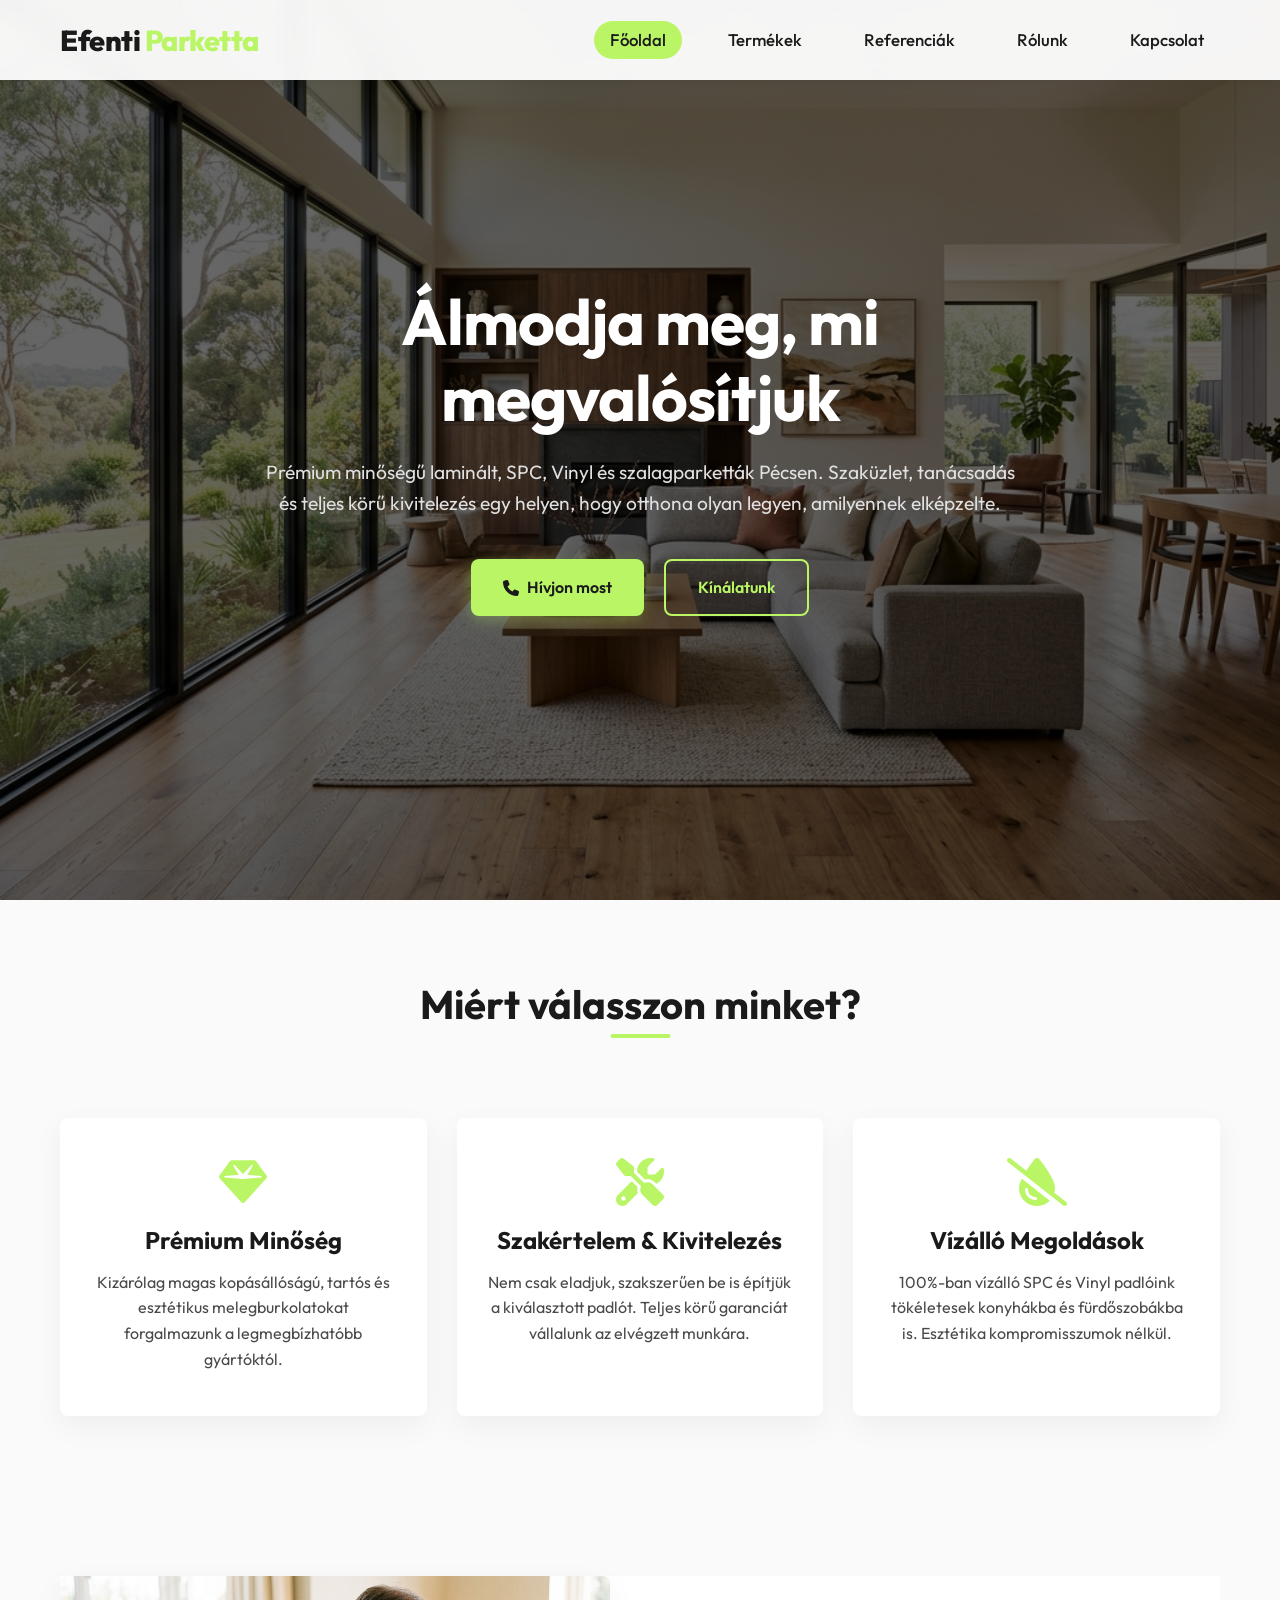
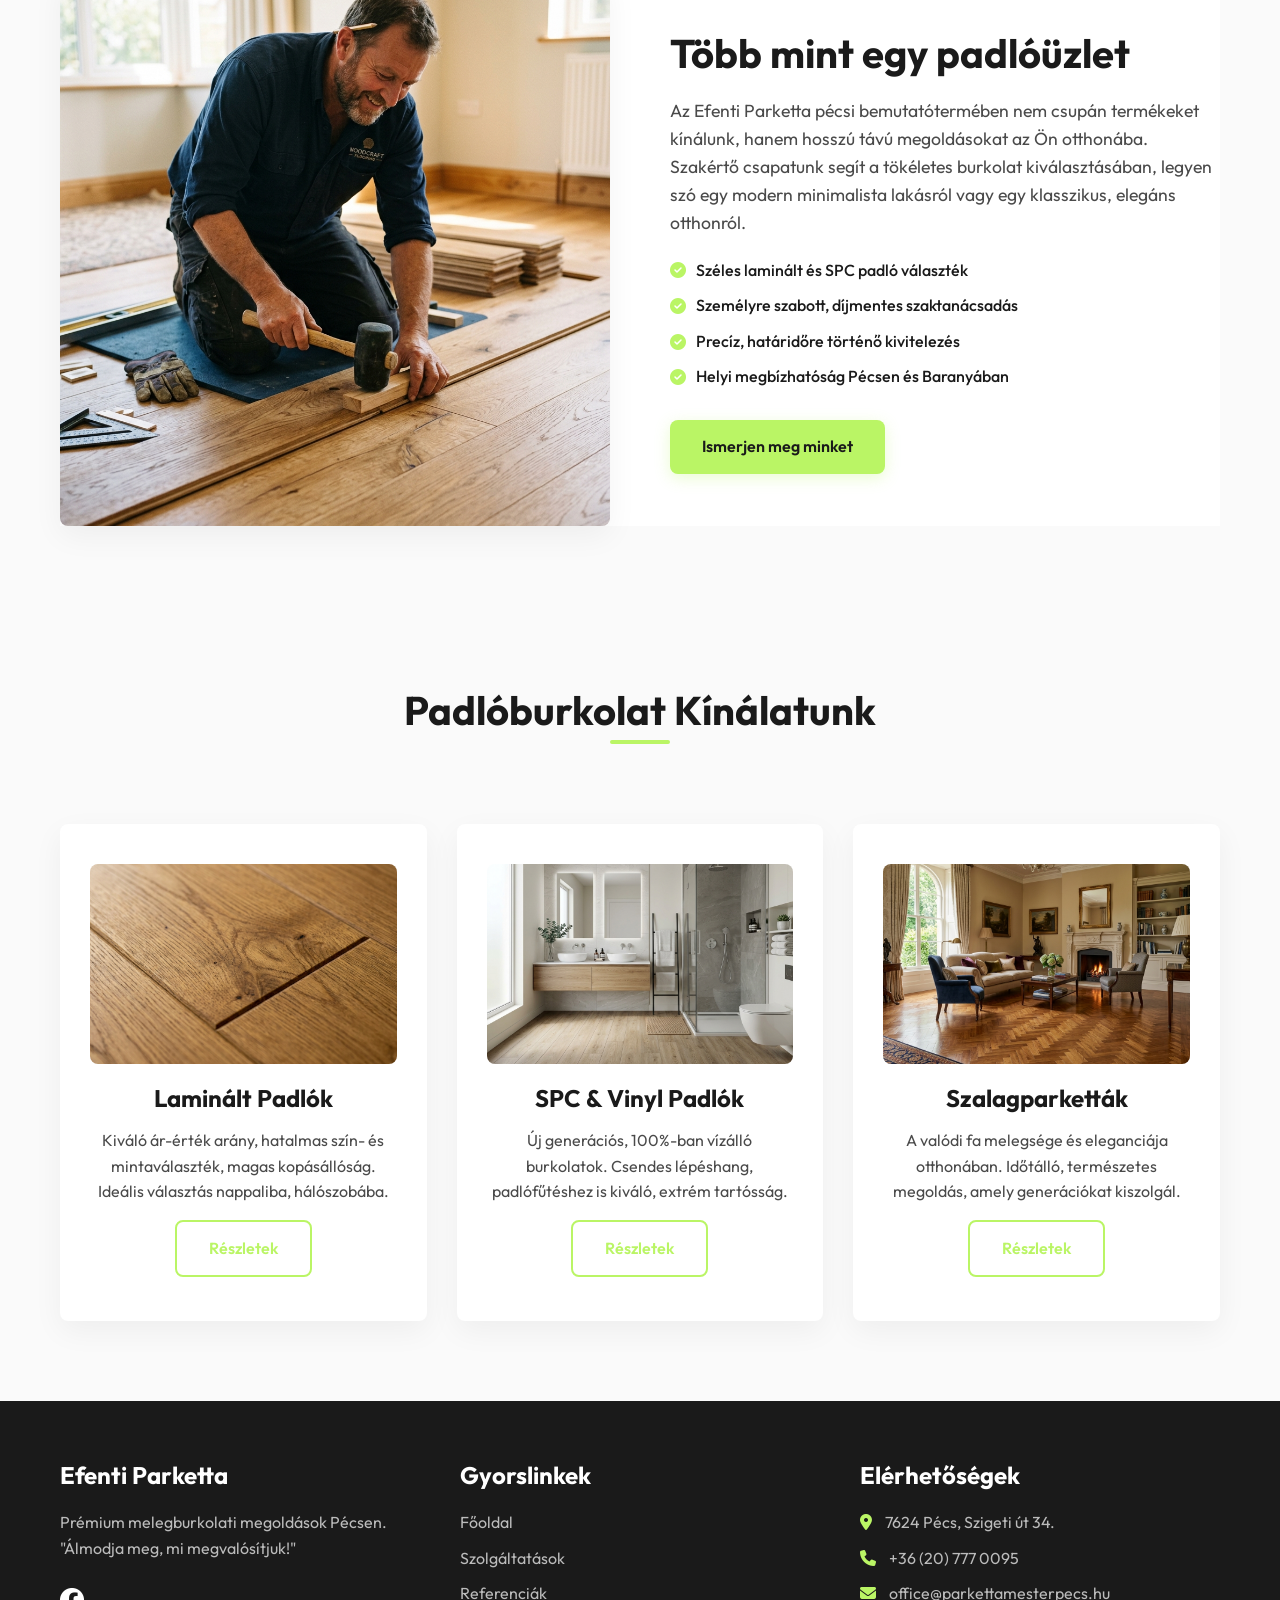
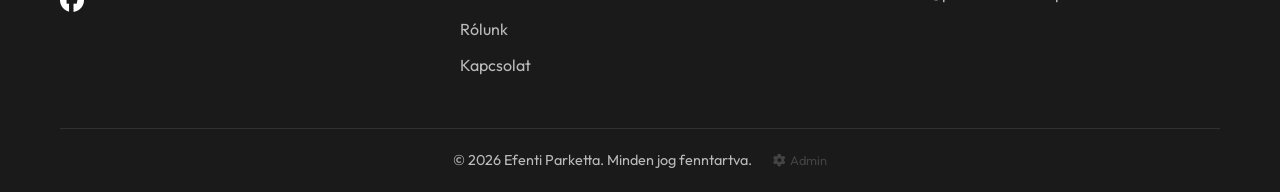
<file: index.html>
<!DOCTYPE html>
<html lang="hu">
<head>
    <meta charset="UTF-8">
    <meta name="viewport" content="width=device-width, initial-scale=1.0">
    <meta name="description" content="Efenti Parketta - Prémium melegburkolatok, laminált padlók, SPC és Vinyl padlók Pécsen. Szaktanácsadás, értékesítés és professzionális kivitelezés.">
    <title>Efenti Parketta | Prémium Padlóburkolatok Pécsen</title>
    
    <!-- FontAwesome -->
    <link rel="stylesheet" href="https://cdnjs.cloudflare.com/ajax/libs/font-awesome/6.4.0/css/all.min.css">
    
    <!-- Custom CSS -->
    <link rel="stylesheet" href="css/styles.css">
</head>
<body>

    <!-- Header -->
    <header class="header">
        <div class="container">
            <a href="index.html" class="logo">Efenti <span>Parketta</span></a>
            
            <nav class="nav-links">
                <a href="index.html" class="active">Főoldal</a>
                <a href="termekek.html">Termékek</a>
                <a href="portfolio.html">Referenciák</a>
                <a href="about.html">Rólunk</a>
                <a href="contact.html">Kapcsolat</a>
            </nav>
            
            <button class="mobile-menu-btn" aria-label="Toggle Menu">
                <i class="fas fa-bars"></i>
            </button>
        </div>
    </header>

    <!-- Hero Section -->
    <section class="hero">
        <div class="container hero-content">
            <h1>Álmodja meg, mi megvalósítjuk</h1>
            <p>Prémium minőségű laminált, SPC, Vinyl és szalagparketták Pécsen. Szaküzlet, tanácsadás és teljes körű kivitelezés egy helyen, hogy otthona olyan legyen, amilyennek elképzelte.</p>
            <div class="hero-btns">
                <a href="contact.html" class="btn btn-primary"><i class="fas fa-phone"></i> Hívjon most</a>
                <a href="termekek.html" class="btn btn-outline">Kínálatunk</a>
            </div>
        </div>
    </section>

    <!-- Quick Features -->
    <section class="section" style="background-color: var(--bg-color);">
        <div class="container">
            <h2 class="section-title">Miért válasszon minket?</h2>
            
            <div class="features-grid">
                <div class="feature-card">
                    <i class="fas fa-gem feature-icon"></i>
                    <h3>Prémium Minőség</h3>
                    <p>Kizárólag magas kopásállóságú, tartós és esztétikus melegburkolatokat forgalmazunk a legmegbízhatóbb gyártóktól.</p>
                </div>
                
                <div class="feature-card">
                    <i class="fas fa-tools feature-icon"></i>
                    <h3>Szakértelem & Kivitelezés</h3>
                    <p>Nem csak eladjuk, szakszerűen be is építjük a kiválasztott padlót. Teljes körű garanciát vállalunk az elvégzett munkára.</p>
                </div>
                
                <div class="feature-card">
                    <i class="fas fa-tint-slash feature-icon"></i>
                    <h3>Vízálló Megoldások</h3>
                    <p>100%-ban vízálló SPC és Vinyl padlóink tökéletesek konyhákba és fürdőszobákba is. Esztétika kompromisszumok nélkül.</p>
                </div>
            </div>
        </div>
    </section>

    <!-- Quick About -->
    <section class="section">
        <div class="container">
            <div class="about-preview">
                <div class="about-img">
                    <img src="images/about_img.png" alt="Padlóburkolás Pécs">
                </div>
                
                <div class="about-text">
                    <h2>Több mint egy padlóüzlet</h2>
                    <p>Az Efenti Parketta pécsi bemutatótermében nem csupán termékeket kínálunk, hanem hosszú távú megoldásokat az Ön otthonába. Szakértő csapatunk segít a tökéletes burkolat kiválasztásában, legyen szó egy modern minimalista lakásról vagy egy klasszikus, elegáns otthonról.</p>
                    
                    <ul class="check-list">
                        <li><i class="fas fa-check-circle"></i> Széles laminált és SPC padló választék</li>
                        <li><i class="fas fa-check-circle"></i> Személyre szabott, díjmentes szaktanácsadás</li>
                        <li><i class="fas fa-check-circle"></i> Precíz, határidőre történő kivitelezés</li>
                        <li><i class="fas fa-check-circle"></i> Helyi megbízhatóság Pécsen és Baranyában</li>
                    </ul>
                    
                    <a href="about.html" class="btn btn-primary">Ismerjen meg minket</a>
                </div>
            </div>
        </div>
    </section>

    <!-- Services Preview -->
    <section class="section" style="background-color: var(--bg-color);">
        <div class="container text-center">
            <h2 class="section-title">Padlóburkolat Kínálatunk</h2>
            
            <div class="features-grid">
                <div class="feature-card">
                    <img src="images/laminate.png" alt="Laminált padló" style="width:100%; height:200px; object-fit:cover; border-radius: 8px; margin-bottom: 20px;">
                    <h3>Laminált Padlók</h3>
                    <p>Kiváló ár-érték arány, hatalmas szín- és mintaválaszték, magas kopásállóság. Ideális választás nappaliba, hálószobába.</p>
                    <a href="services.html" class="btn btn-outline" style="margin-top: 15px;">Részletek</a>
                </div>
                
                <div class="feature-card">
                    <img src="images/spc_vinyl.png" alt="SPC Vinyl padló" style="width:100%; height:200px; object-fit:cover; border-radius: 8px; margin-bottom: 20px;">
                    <h3>SPC & Vinyl Padlók</h3>
                    <p>Új generációs, 100%-ban vízálló burkolatok. Csendes lépéshang, padlófűtéshez is kiváló, extrém tartósság.</p>
                    <a href="services.html" class="btn btn-outline" style="margin-top: 15px;">Részletek</a>
                </div>
                
                <div class="feature-card">
                    <img src="images/parquet.png" alt="Szalagparketta" style="width:100%; height:200px; object-fit:cover; border-radius: 8px; margin-bottom: 20px;">
                    <h3>Szalagparketták</h3>
                    <p>A valódi fa melegsége és eleganciája otthonában. Időtálló, természetes megoldás, amely generációkat kiszolgál.</p>
                    <a href="services.html" class="btn btn-outline" style="margin-top: 15px;">Részletek</a>
                </div>
            </div>
        </div>
    </section>

    <!-- Footer -->
    <footer class="footer">
        <div class="container">
            <div class="footer-grid">
                <div class="footer-col">
                    <h3>Efenti Parketta</h3>
                    <p>Prémium melegburkolati megoldások Pécsen. "Álmodja meg, mi megvalósítjuk!"</p>
                    <div style="margin-top: 20px;">
                        <a href="https://www.facebook.com/profile.php?id=100078625040683" target="_blank" style="font-size: 1.5rem; color: #fff; margin-right: 15px;"><i class="fab fa-facebook"></i></a>
                    </div>
                </div>
                
                <div class="footer-col">
                    <h3>Gyorslinkek</h3>
                    <ul class="footer-links">
                        <li><a href="index.html">Főoldal</a></li>
                        <li><a href="services.html">Szolgáltatások</a></li>
                        <li><a href="portfolio.html">Referenciák</a></li>
                        <li><a href="about.html">Rólunk</a></li>
                        <li><a href="contact.html">Kapcsolat</a></li>
                    </ul>
                </div>
                
                <div class="footer-col">
                    <h3>Elérhetőségek</h3>
                    <ul class="footer-links">
                        <li><i class="fas fa-map-marker-alt" style="margin-right: 10px; color: var(--primary-color);"></i> 7624 Pécs, Szigeti út 34.</li>
                        <li><i class="fas fa-phone" style="margin-right: 10px; color: var(--primary-color);"></i> <a href="tel:+36207770095">+36 (20) 777 0095</a></li>
                        <li><i class="fas fa-envelope" style="margin-right: 10px; color: var(--primary-color);"></i> <a href="mailto:office@parkettamesterpecs.hu">office@parkettamesterpecs.hu</a></li>
                    </ul>
                </div>
            </div>
            
            <div class="footer-bottom">
                <p>&copy; 2026 Efenti Parketta. Minden jog fenntartva. <a href="admin.html" style="color:rgba(255,255,255,0.18);font-size:0.8rem;margin-left:18px;transition:color .2s" onmouseover="this.style.color='rgba(255,255,255,0.5)'" onmouseout="this.style.color='rgba(255,255,255,0.18)'"><i class="fas fa-cog" style="margin-right:4px"></i>Admin</a></p>
            </div>
        </div>
    </footer>

    <script src="js/main.js"></script>
</body>
</html>
</file>
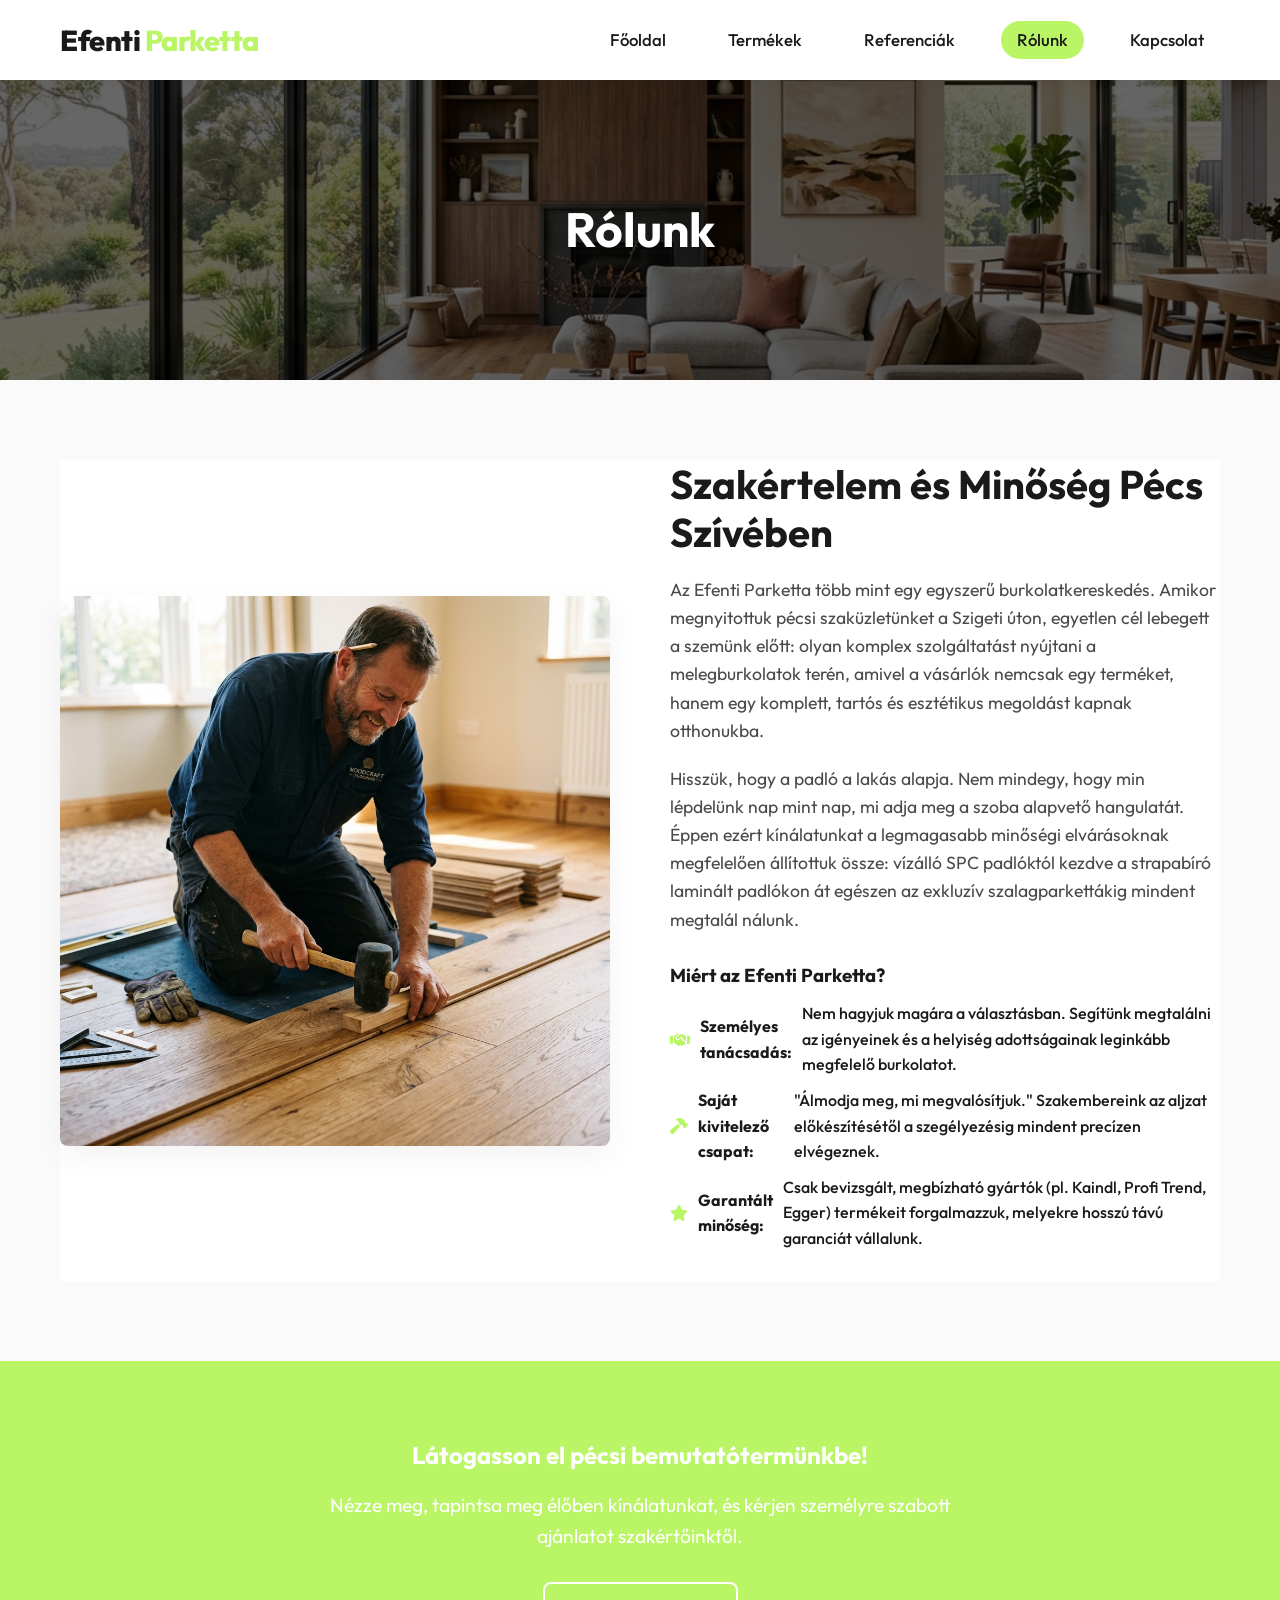
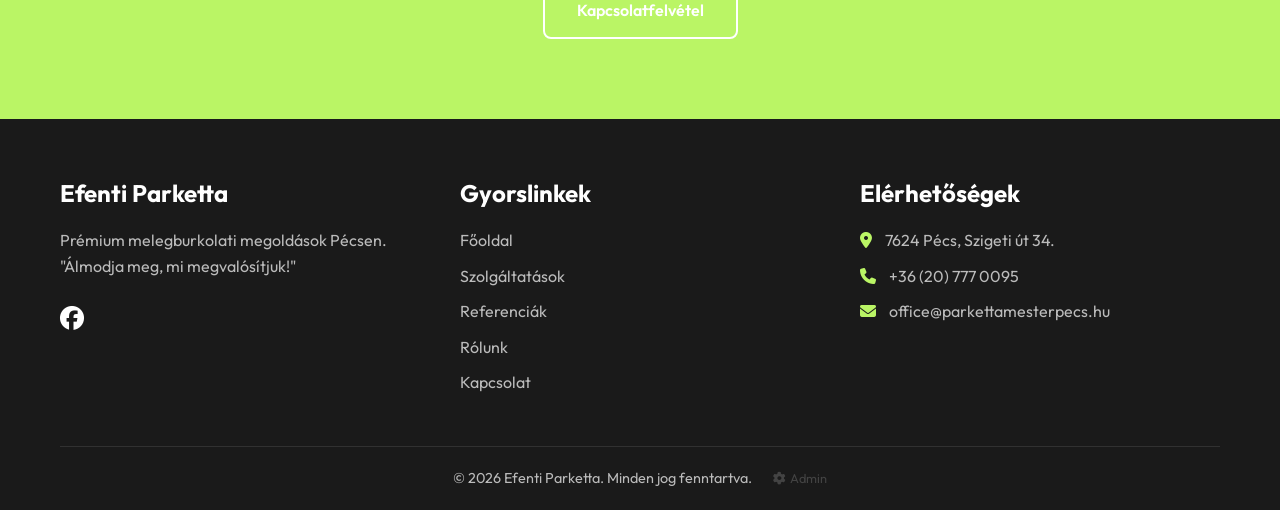
<file: about.html>
<!DOCTYPE html>
<html lang="hu">
<head>
    <meta charset="UTF-8">
    <meta name="viewport" content="width=device-width, initial-scale=1.0">
    <meta name="description" content="Tudjon meg többet az Efenti Parkettáról. Pécsi szaküzletünk nem csak elad, de szakértői támogatást és teljes körű kivitelezést is nyújt.">
    <title>Rólunk | Efenti Parketta Pécs</title>
    
    <!-- FontAwesome -->
    <link rel="stylesheet" href="https://cdnjs.cloudflare.com/ajax/libs/font-awesome/6.4.0/css/all.min.css">
    
    <!-- Custom CSS -->
    <link rel="stylesheet" href="css/styles.css">
</head>
<body>

    <!-- Header -->
    <header class="header">
        <div class="container">
            <a href="index.html" class="logo">Efenti <span>Parketta</span></a>
            
            <nav class="nav-links">
                <a href="index.html">Főoldal</a>
                <a href="termekek.html">Termékek</a>
                <a href="portfolio.html">Referenciák</a>
                <a href="about.html" class="active">Rólunk</a>
                <a href="contact.html">Kapcsolat</a>
            </nav>
            
            <button class="mobile-menu-btn" aria-label="Toggle Menu">
                <i class="fas fa-bars"></i>
            </button>
        </div>
    </header>

    <!-- Page Header -->
    <div class="page-header" style="background: linear-gradient(rgba(0,0,0,0.6), rgba(0,0,0,0.6)), url('images/hero_bg.png') center/cover;">
        <div class="container">
            <h1>Rólunk</h1>
        </div>
    </div>

    <!-- About Content -->
    <section class="section">
        <div class="container">
            <div class="about-preview">
                <div class="about-img">
                    <img src="images/about_img.png" alt="Efenti Parketta Szakértelem">
                </div>
                
                <div class="about-text">
                    <h2>Szakértelem és Minőség Pécs Szívében</h2>
                    <p>Az Efenti Parketta több mint egy egyszerű burkolatkereskedés. Amikor megnyitottuk pécsi szaküzletünket a Szigeti úton, egyetlen cél lebegett a szemünk előtt: olyan komplex szolgáltatást nyújtani a melegburkolatok terén, amivel a vásárlók nemcsak egy terméket, hanem egy komplett, tartós és esztétikus megoldást kapnak otthonukba.</p>
                    
                    <p>Hisszük, hogy a padló a lakás alapja. Nem mindegy, hogy min lépdelünk nap mint nap, mi adja meg a szoba alapvető hangulatát. Éppen ezért kínálatunkat a legmagasabb minőségi elvárásoknak megfelelően állítottuk össze: vízálló SPC padlóktól kezdve a strapabíró laminált padlókon át egészen az exkluzív szalagparkettákig mindent megtalál nálunk.</p>
                    
                    <h3 style="margin: 30px 0 15px;">Miért az Efenti Parketta?</h3>
                    <ul class="check-list">
                        <li><i class="fas fa-handshake"></i> <strong>Személyes tanácsadás:</strong> Nem hagyjuk magára a választásban. Segítünk megtalálni az igényeinek és a helyiség adottságainak leginkább megfelelő burkolatot.</li>
                        <li><i class="fas fa-hammer"></i> <strong>Saját kivitelező csapat:</strong> "Álmodja meg, mi megvalósítjuk." Szakembereink az aljzat előkészítésétől a szegélyezésig mindent precízen elvégeznek.</li>
                        <li><i class="fas fa-star"></i> <strong>Garantált minőség:</strong> Csak bevizsgált, megbízható gyártók (pl. Kaindl, Profi Trend, Egger) termékeit forgalmazzuk, melyekre hosszú távú garanciát vállalunk.</li>
                    </ul>
                </div>
            </div>
        </div>
    </section>

    <!-- CTA Section -->
    <section class="section" style="background-color: var(--primary-color); color: white; text-align: center;">
        <div class="container">
            <h2 style="color: white; margin-bottom: 20px;">Látogasson el pécsi bemutatótermünkbe!</h2>
            <p style="font-size: 1.2rem; margin-bottom: 30px; max-width: 700px; margin-left: auto; margin-right: auto;">Nézze meg, tapintsa meg élőben kínálatunkat, és kérjen személyre szabott ajánlatot szakértőinktől.</p>
            <a href="contact.html" class="btn btn-outline" style="color: white; border-color: white;">Kapcsolatfelvétel</a>
        </div>
    </section>

    <!-- Footer -->
    <footer class="footer">
        <div class="container">
            <div class="footer-grid">
                <div class="footer-col">
                    <h3>Efenti Parketta</h3>
                    <p>Prémium melegburkolati megoldások Pécsen. "Álmodja meg, mi megvalósítjuk!"</p>
                    <div style="margin-top: 20px;">
                        <a href="https://www.facebook.com/profile.php?id=100078625040683" target="_blank" style="font-size: 1.5rem; color: #fff; margin-right: 15px;"><i class="fab fa-facebook"></i></a>
                    </div>
                </div>
                
                <div class="footer-col">
                    <h3>Gyorslinkek</h3>
                    <ul class="footer-links">
                        <li><a href="index.html">Főoldal</a></li>
                        <li><a href="services.html">Szolgáltatások</a></li>
                        <li><a href="portfolio.html">Referenciák</a></li>
                        <li><a href="about.html">Rólunk</a></li>
                        <li><a href="contact.html">Kapcsolat</a></li>
                    </ul>
                </div>
                
                <div class="footer-col">
                    <h3>Elérhetőségek</h3>
                    <ul class="footer-links">
                        <li><i class="fas fa-map-marker-alt" style="margin-right: 10px; color: var(--primary-color);"></i> 7624 Pécs, Szigeti út 34.</li>
                        <li><i class="fas fa-phone" style="margin-right: 10px; color: var(--primary-color);"></i> <a href="tel:+36207770095">+36 (20) 777 0095</a></li>
                        <li><i class="fas fa-envelope" style="margin-right: 10px; color: var(--primary-color);"></i> <a href="mailto:office@parkettamesterpecs.hu">office@parkettamesterpecs.hu</a></li>
                    </ul>
                </div>
            </div>
            
            <div class="footer-bottom">
                <p>&copy; 2026 Efenti Parketta. Minden jog fenntartva. <a href="admin.html" style="color:rgba(255,255,255,0.18);font-size:0.8rem;margin-left:18px;transition:color .2s" onmouseover="this.style.color='rgba(255,255,255,0.5)'" onmouseout="this.style.color='rgba(255,255,255,0.18)'"><i class="fas fa-cog" style="margin-right:4px"></i>Admin</a></p>
            </div>
        </div>
    </footer>

    <script src="js/main.js"></script>
</body>
</html>
</file>
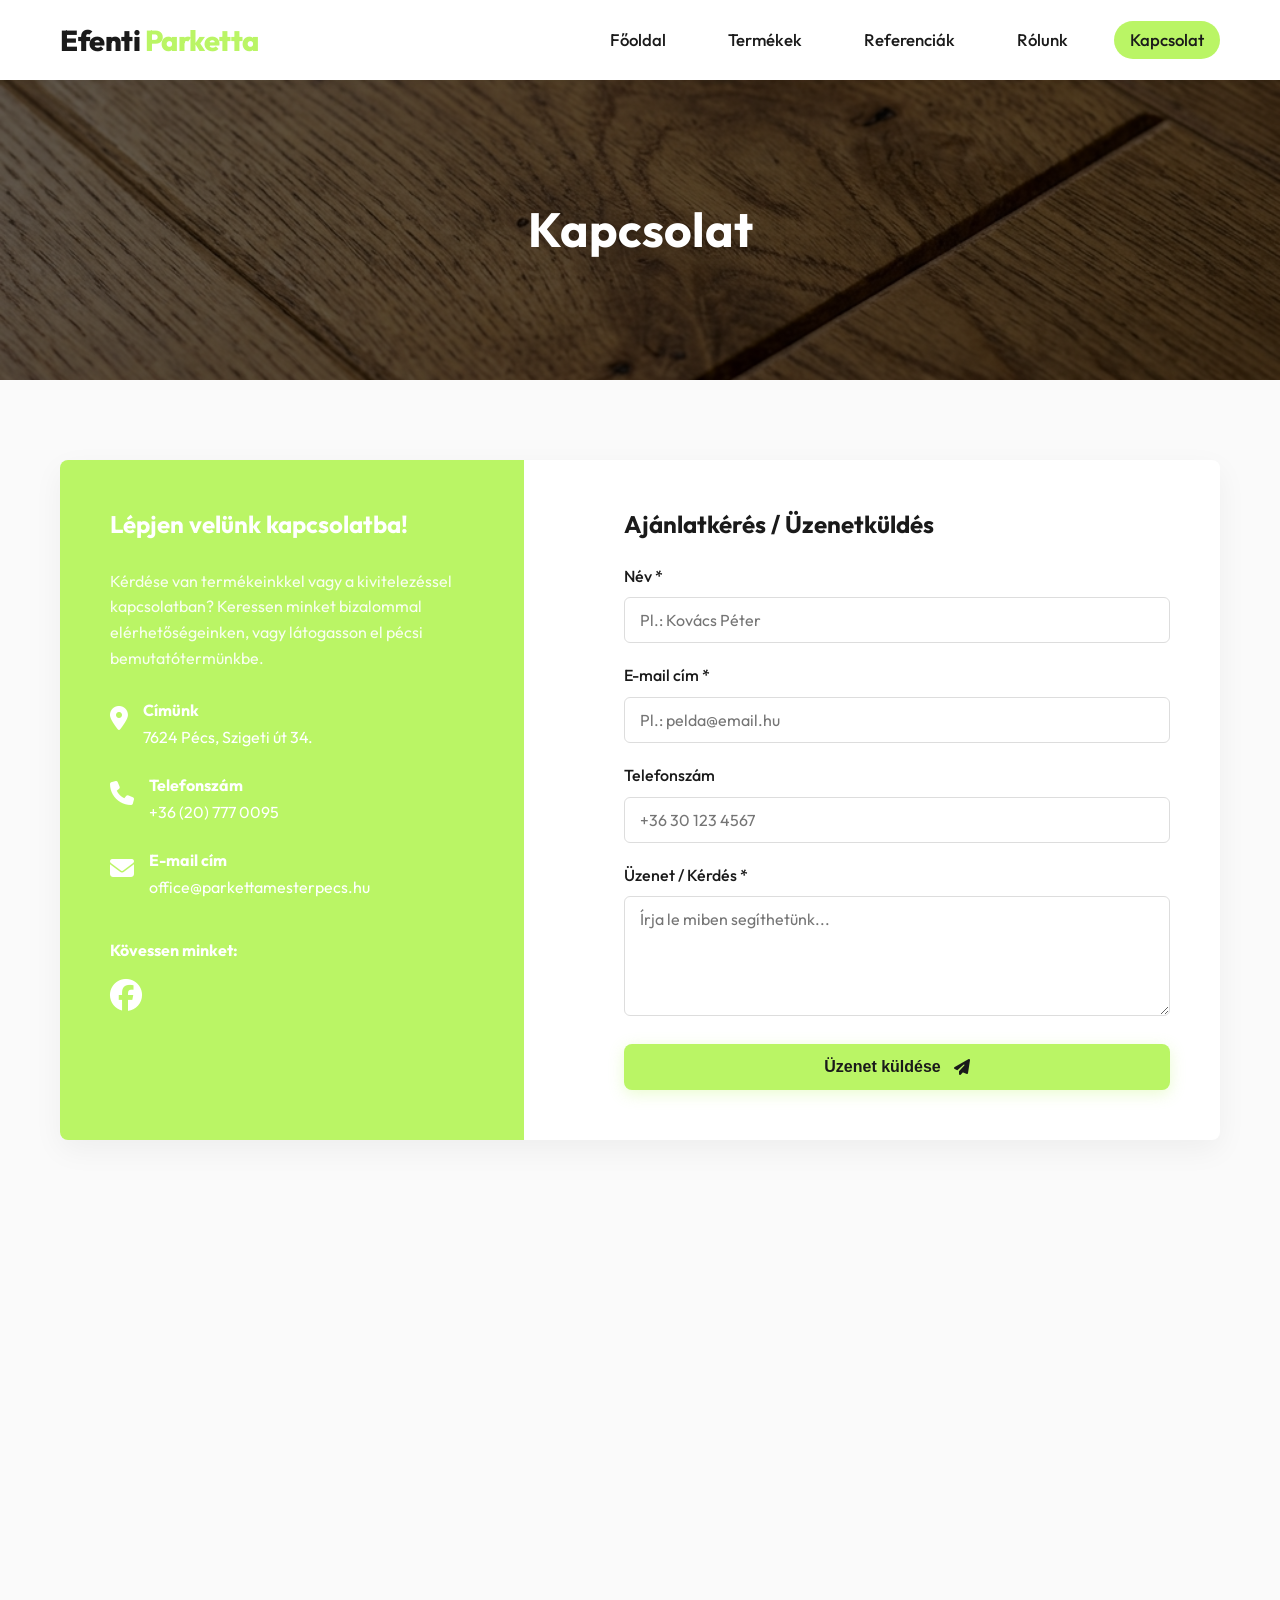
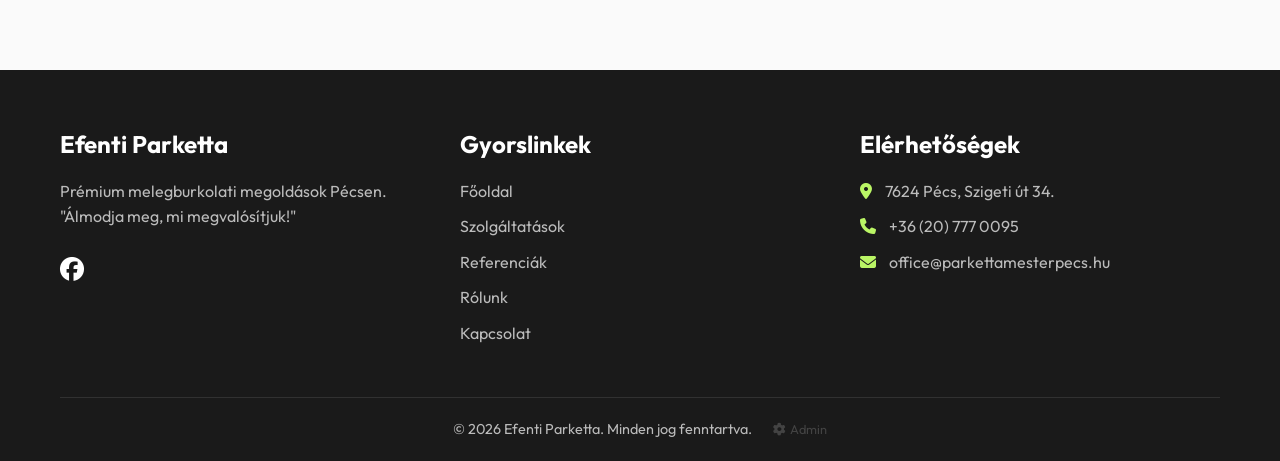
<file: contact.html>
<!DOCTYPE html>
<html lang="hu">
<head>
    <meta charset="UTF-8">
    <meta name="viewport" content="width=device-width, initial-scale=1.0">
    <meta name="description" content="Lépjen kapcsolatba az Efenti Parkettával. Kérjen ajánlatot laminált padlóra, SPC padlóra vagy melegburkolásra Pécsen.">
    <title>Kapcsolat | Efenti Parketta Pécs</title>
    
    <!-- FontAwesome -->
    <link rel="stylesheet" href="https://cdnjs.cloudflare.com/ajax/libs/font-awesome/6.4.0/css/all.min.css">
    
    <!-- Custom CSS -->
    <link rel="stylesheet" href="css/styles.css">
</head>
<body>

    <!-- Header -->
    <header class="header">
        <div class="container">
            <a href="index.html" class="logo">Efenti <span>Parketta</span></a>
            
            <nav class="nav-links">
                <a href="index.html">Főoldal</a>
                <a href="termekek.html">Termékek</a>
                <a href="portfolio.html">Referenciák</a>
                <a href="about.html">Rólunk</a>
                <a href="contact.html" class="active">Kapcsolat</a>
            </nav>
            
            <button class="mobile-menu-btn" aria-label="Toggle Menu">
                <i class="fas fa-bars"></i>
            </button>
        </div>
    </header>

    <!-- Page Header -->
    <div class="page-header" style="background: linear-gradient(rgba(0,0,0,0.6), rgba(0,0,0,0.6)), url('images/laminate.png') center/cover;">
        <div class="container">
            <h1>Kapcsolat</h1>
        </div>
    </div>

    <!-- Contact Section -->
    <section class="section" style="background-color: var(--bg-color);">
        <div class="container">
            <div class="contact-wrapper">
                
                <!-- Info Box -->
                <div class="contact-info-box">
                    <h2>Lépjen velünk kapcsolatba!</h2>
                    <p style="margin-bottom: 30px; color: rgba(255,255,255,0.9);">Kérdése van termékeinkkel vagy a kivitelezéssel kapcsolatban? Keressen minket bizalommal elérhetőségeinken, vagy látogasson el pécsi bemutatótermünkbe.</p>
                    
                    <div class="info-item">
                        <i class="fas fa-map-marker-alt"></i>
                        <div>
                            <h4>Címünk</h4>
                            <p>7624 Pécs, Szigeti út 34.</p>
                        </div>
                    </div>
                    
                    <div class="info-item">
                        <i class="fas fa-phone"></i>
                        <div>
                            <h4>Telefonszám</h4>
                            <p><a href="tel:+36207770095" style="color: white;">+36 (20) 777 0095</a></p>
                        </div>
                    </div>
                    
                    <div class="info-item">
                        <i class="fas fa-envelope"></i>
                        <div>
                            <h4>E-mail cím</h4>
                            <p><a href="mailto:office@parkettamesterpecs.hu" style="color: white;">office@parkettamesterpecs.hu</a></p>
                        </div>
                    </div>

                    <div style="margin-top: 40px;">
                        <h4 style="color: white; margin-bottom: 10px;">Kövessen minket:</h4>
                        <a href="https://www.facebook.com/profile.php?id=100078625040683" target="_blank" style="font-size: 2rem; color: #fff;"><i class="fab fa-facebook"></i></a>
                    </div>
                </div>

                <!-- Form Box -->
                <div class="contact-form-box">
                    <h2 style="margin-bottom: 25px; color: var(--secondary-color);">Ajánlatkérés / Üzenetküldés</h2>
                    <form action="#" method="POST" onsubmit="event.preventDefault(); alert('Köszönjük az üzenetet! Munkatársunk hamarosan felveszi Önnel a kapcsolatot.');">
                        <div class="form-group">
                            <label for="name">Név *</label>
                            <input type="text" id="name" class="form-control" required placeholder="Pl.: Kovács Péter">
                        </div>
                        
                        <div class="form-group">
                            <label for="email">E-mail cím *</label>
                            <input type="email" id="email" class="form-control" required placeholder="Pl.: pelda@email.hu">
                        </div>
                        
                        <div class="form-group">
                            <label for="phone">Telefonszám</label>
                            <input type="tel" id="phone" class="form-control" placeholder="+36 30 123 4567">
                        </div>
                        
                        <div class="form-group">
                            <label for="message">Üzenet / Kérdés *</label>
                            <textarea id="message" class="form-control" required placeholder="Írja le miben segíthetünk..."></textarea>
                        </div>
                        
                        <button type="submit" class="btn btn-primary" style="width: 100%;">Üzenet küldése <i class="fas fa-paper-plane" style="margin-left: 5px;"></i></button>
                    </form>
                </div>

            </div>

            <!-- Google Map -->
            <div class="map-container">
                <iframe src="https://www.google.com/maps/embed?pb=!1m18!1m12!1m3!1d2752.418290326508!2d18.21200587679361!3d46.07620027108993!2m3!1f0!2f0!3f0!3m2!1i1024!2i768!4f13.1!3m3!1m2!1s0x4742b1a8d05fc4c9%3A0x6b3a033af5eb88!2zUMOpY3MsIFN6aWdldGkgw7p0IDM0LCA3NjI0!5e0!3m2!1shu!2shu!4v1700000000000!5m2!1shu!2shu" allowfullscreen="" loading="lazy" referrerpolicy="no-referrer-when-downgrade"></iframe>
            </div>
        </div>
    </section>

    <!-- Footer -->
    <footer class="footer">
        <div class="container">
            <div class="footer-grid">
                <div class="footer-col">
                    <h3>Efenti Parketta</h3>
                    <p>Prémium melegburkolati megoldások Pécsen. "Álmodja meg, mi megvalósítjuk!"</p>
                    <div style="margin-top: 20px;">
                        <a href="https://www.facebook.com/profile.php?id=100078625040683" target="_blank" style="font-size: 1.5rem; color: #fff; margin-right: 15px;"><i class="fab fa-facebook"></i></a>
                    </div>
                </div>
                
                <div class="footer-col">
                    <h3>Gyorslinkek</h3>
                    <ul class="footer-links">
                        <li><a href="index.html">Főoldal</a></li>
                        <li><a href="services.html">Szolgáltatások</a></li>
                        <li><a href="portfolio.html">Referenciák</a></li>
                        <li><a href="about.html">Rólunk</a></li>
                        <li><a href="contact.html">Kapcsolat</a></li>
                    </ul>
                </div>
                
                <div class="footer-col">
                    <h3>Elérhetőségek</h3>
                    <ul class="footer-links">
                        <li><i class="fas fa-map-marker-alt" style="margin-right: 10px; color: var(--primary-color);"></i> 7624 Pécs, Szigeti út 34.</li>
                        <li><i class="fas fa-phone" style="margin-right: 10px; color: var(--primary-color);"></i> <a href="tel:+36207770095">+36 (20) 777 0095</a></li>
                        <li><i class="fas fa-envelope" style="margin-right: 10px; color: var(--primary-color);"></i> <a href="mailto:office@parkettamesterpecs.hu">office@parkettamesterpecs.hu</a></li>
                    </ul>
                </div>
            </div>
            
            <div class="footer-bottom">
                <p>&copy; 2026 Efenti Parketta. Minden jog fenntartva. <a href="admin.html" style="color:rgba(255,255,255,0.18);font-size:0.8rem;margin-left:18px;transition:color .2s" onmouseover="this.style.color='rgba(255,255,255,0.5)'" onmouseout="this.style.color='rgba(255,255,255,0.18)'"><i class="fas fa-cog" style="margin-right:4px"></i>Admin</a></p>
            </div>
        </div>
    </footer>

    <script src="js/main.js"></script>
</body>
</html>
</file>
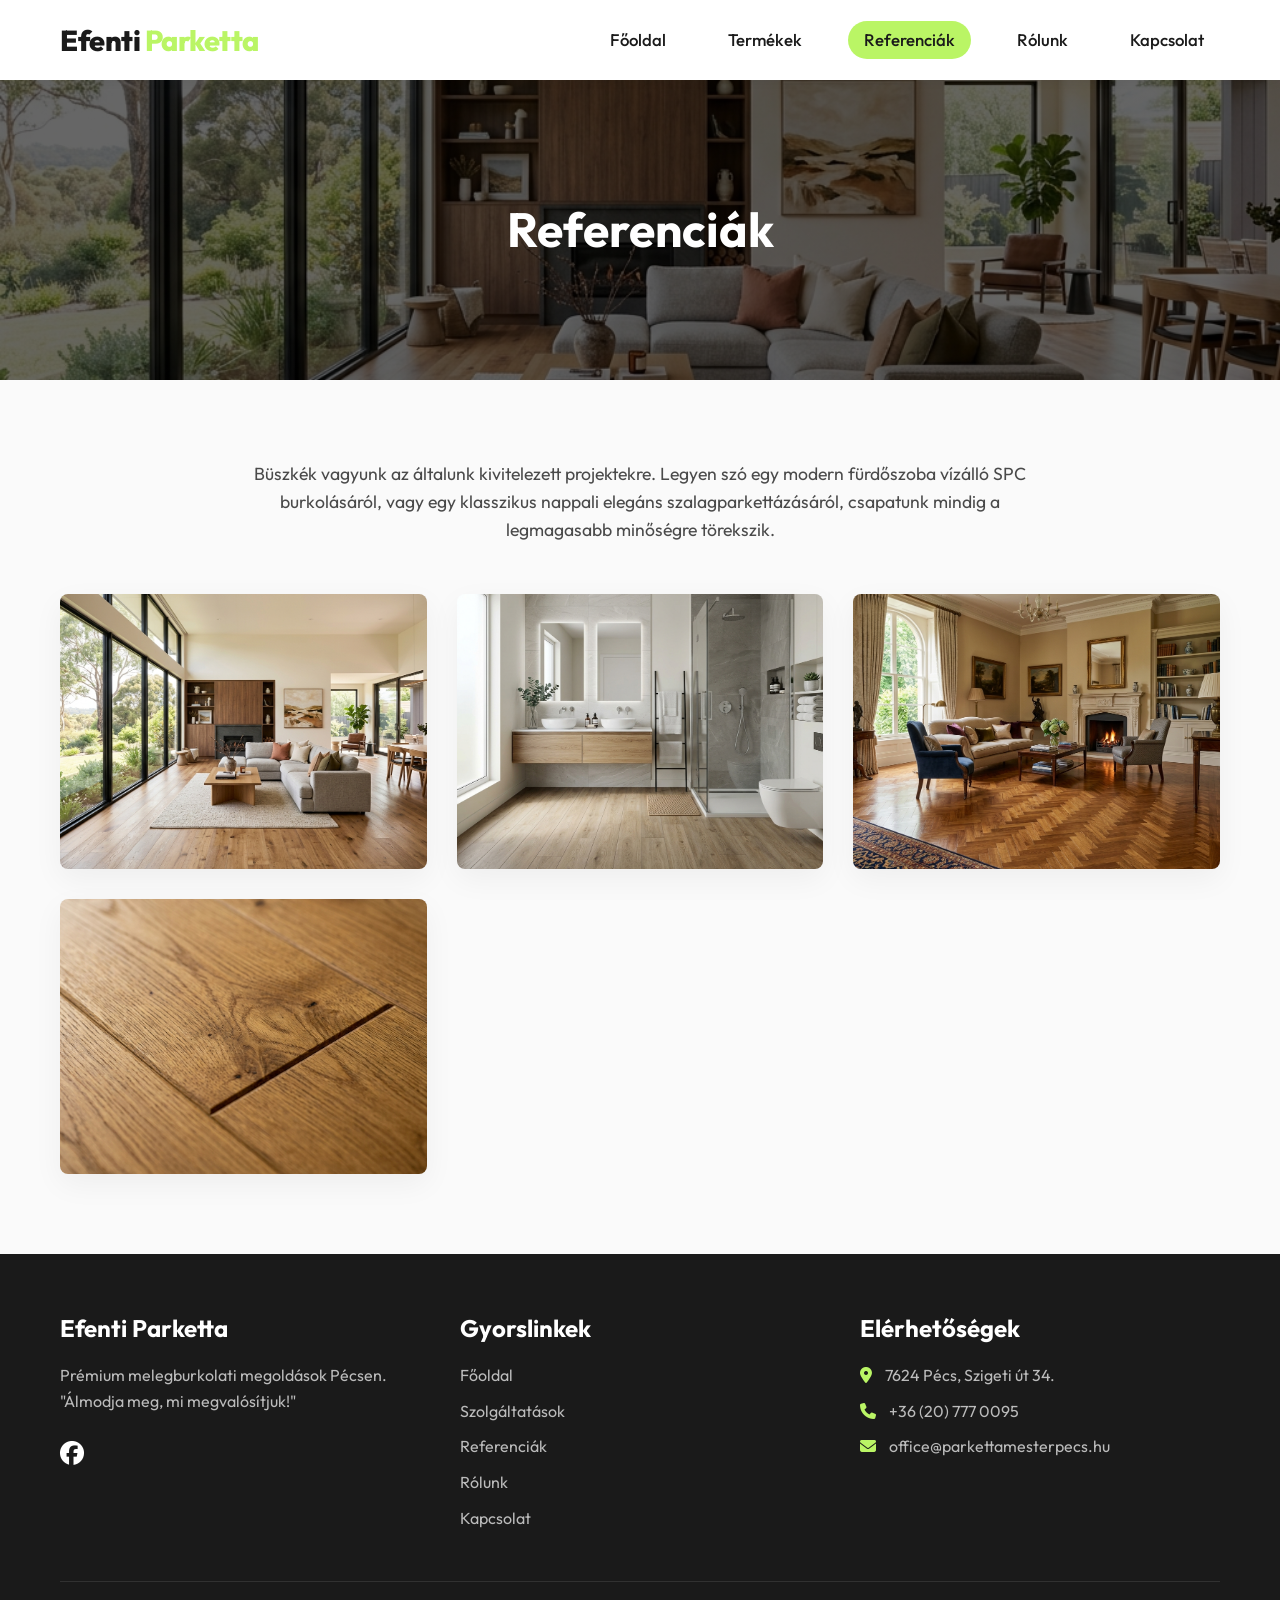
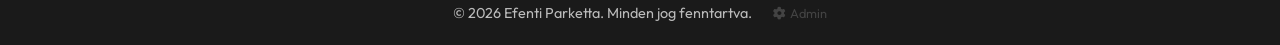
<file: portfolio.html>
<!DOCTYPE html>
<html lang="hu">
<head>
    <meta charset="UTF-8">
    <meta name="viewport" content="width=device-width, initial-scale=1.0">
    <meta name="description" content="Nézze meg az Efenti Parketta legutóbbi munkáit, referenciáit. Minőségi melegburkolás, laminált és SPC padlók kivitelezése Pécsen és környékén.">
    <title>Referenciák | Efenti Parketta Pécs</title>
    
    <!-- FontAwesome -->
    <link rel="stylesheet" href="https://cdnjs.cloudflare.com/ajax/libs/font-awesome/6.4.0/css/all.min.css">
    
    <!-- Custom CSS -->
    <link rel="stylesheet" href="css/styles.css">
</head>
<body>

    <!-- Header -->
    <header class="header">
        <div class="container">
            <a href="index.html" class="logo">Efenti <span>Parketta</span></a>
            
            <nav class="nav-links">
                <a href="index.html">Főoldal</a>
                <a href="termekek.html">Termékek</a>
                <a href="portfolio.html" class="active">Referenciák</a>
                <a href="about.html">Rólunk</a>
                <a href="contact.html">Kapcsolat</a>
            </nav>
            
            <button class="mobile-menu-btn" aria-label="Toggle Menu">
                <i class="fas fa-bars"></i>
            </button>
        </div>
    </header>

    <!-- Page Header -->
    <div class="page-header" style="background: linear-gradient(rgba(0,0,0,0.6), rgba(0,0,0,0.6)), url('images/hero_bg.png') center/cover;">
        <div class="container">
            <h1>Referenciák</h1>
        </div>
    </div>

    <!-- Portfolio Gallery -->
    <section class="section">
        <div class="container">
            <div class="text-center" style="max-width: 800px; margin: 0 auto 50px auto; text-align: center;">
                <p style="font-size: 1.1rem;">Büszkék vagyunk az általunk kivitelezett projektekre. Legyen szó egy modern fürdőszoba vízálló SPC burkolásáról, vagy egy klasszikus nappali elegáns szalagparkettázásáról, csapatunk mindig a legmagasabb minőségre törekszik.</p>
            </div>

            <div class="portfolio-grid">
                <!-- Item 1 -->
                <div class="portfolio-item">
                    <img src="images/hero_bg.png" alt="Nappali laminált padló">
                    <div class="portfolio-overlay">
                        <h3>Nappali burkolás (Laminált)</h3>
                    </div>
                </div>

                <!-- Item 2 -->
                <div class="portfolio-item">
                    <img src="images/spc_vinyl.png" alt="Fürdőszoba SPC padló">
                    <div class="portfolio-overlay">
                        <h3>Fürdőszoba felújítás (SPC)</h3>
                    </div>
                </div>

                <!-- Item 3 -->
                <div class="portfolio-item">
                    <img src="images/parquet.png" alt="Szalagparketta nappali">
                    <div class="portfolio-overlay">
                        <h3>Klasszikus elegancia (Szalagparketta)</h3>
                    </div>
                </div>

                <!-- Item 4 -->
                <div class="portfolio-item">
                    <img src="images/laminate.png" alt="Közeli laminált minta">
                    <div class="portfolio-overlay">
                        <h3>Prémium Tölgy (Laminált)</h3>
                    </div>
                </div>
            </div>
        </div>
    </section>

    <!-- Footer -->
    <footer class="footer">
        <div class="container">
            <div class="footer-grid">
                <div class="footer-col">
                    <h3>Efenti Parketta</h3>
                    <p>Prémium melegburkolati megoldások Pécsen. "Álmodja meg, mi megvalósítjuk!"</p>
                    <div style="margin-top: 20px;">
                        <a href="https://www.facebook.com/profile.php?id=100078625040683" target="_blank" style="font-size: 1.5rem; color: #fff; margin-right: 15px;"><i class="fab fa-facebook"></i></a>
                    </div>
                </div>
                
                <div class="footer-col">
                    <h3>Gyorslinkek</h3>
                    <ul class="footer-links">
                        <li><a href="index.html">Főoldal</a></li>
                        <li><a href="services.html">Szolgáltatások</a></li>
                        <li><a href="portfolio.html">Referenciák</a></li>
                        <li><a href="about.html">Rólunk</a></li>
                        <li><a href="contact.html">Kapcsolat</a></li>
                    </ul>
                </div>
                
                <div class="footer-col">
                    <h3>Elérhetőségek</h3>
                    <ul class="footer-links">
                        <li><i class="fas fa-map-marker-alt" style="margin-right: 10px; color: var(--primary-color);"></i> 7624 Pécs, Szigeti út 34.</li>
                        <li><i class="fas fa-phone" style="margin-right: 10px; color: var(--primary-color);"></i> <a href="tel:+36207770095">+36 (20) 777 0095</a></li>
                        <li><i class="fas fa-envelope" style="margin-right: 10px; color: var(--primary-color);"></i> <a href="mailto:office@parkettamesterpecs.hu">office@parkettamesterpecs.hu</a></li>
                    </ul>
                </div>
            </div>
            
            <div class="footer-bottom">
                <p>&copy; 2026 Efenti Parketta. Minden jog fenntartva. <a href="admin.html" style="color:rgba(255,255,255,0.18);font-size:0.8rem;margin-left:18px;transition:color .2s" onmouseover="this.style.color='rgba(255,255,255,0.5)'" onmouseout="this.style.color='rgba(255,255,255,0.18)'"><i class="fas fa-cog" style="margin-right:4px"></i>Admin</a></p>
            </div>
        </div>
    </footer>

    <script src="js/main.js"></script>
</body>
</html>
</file>
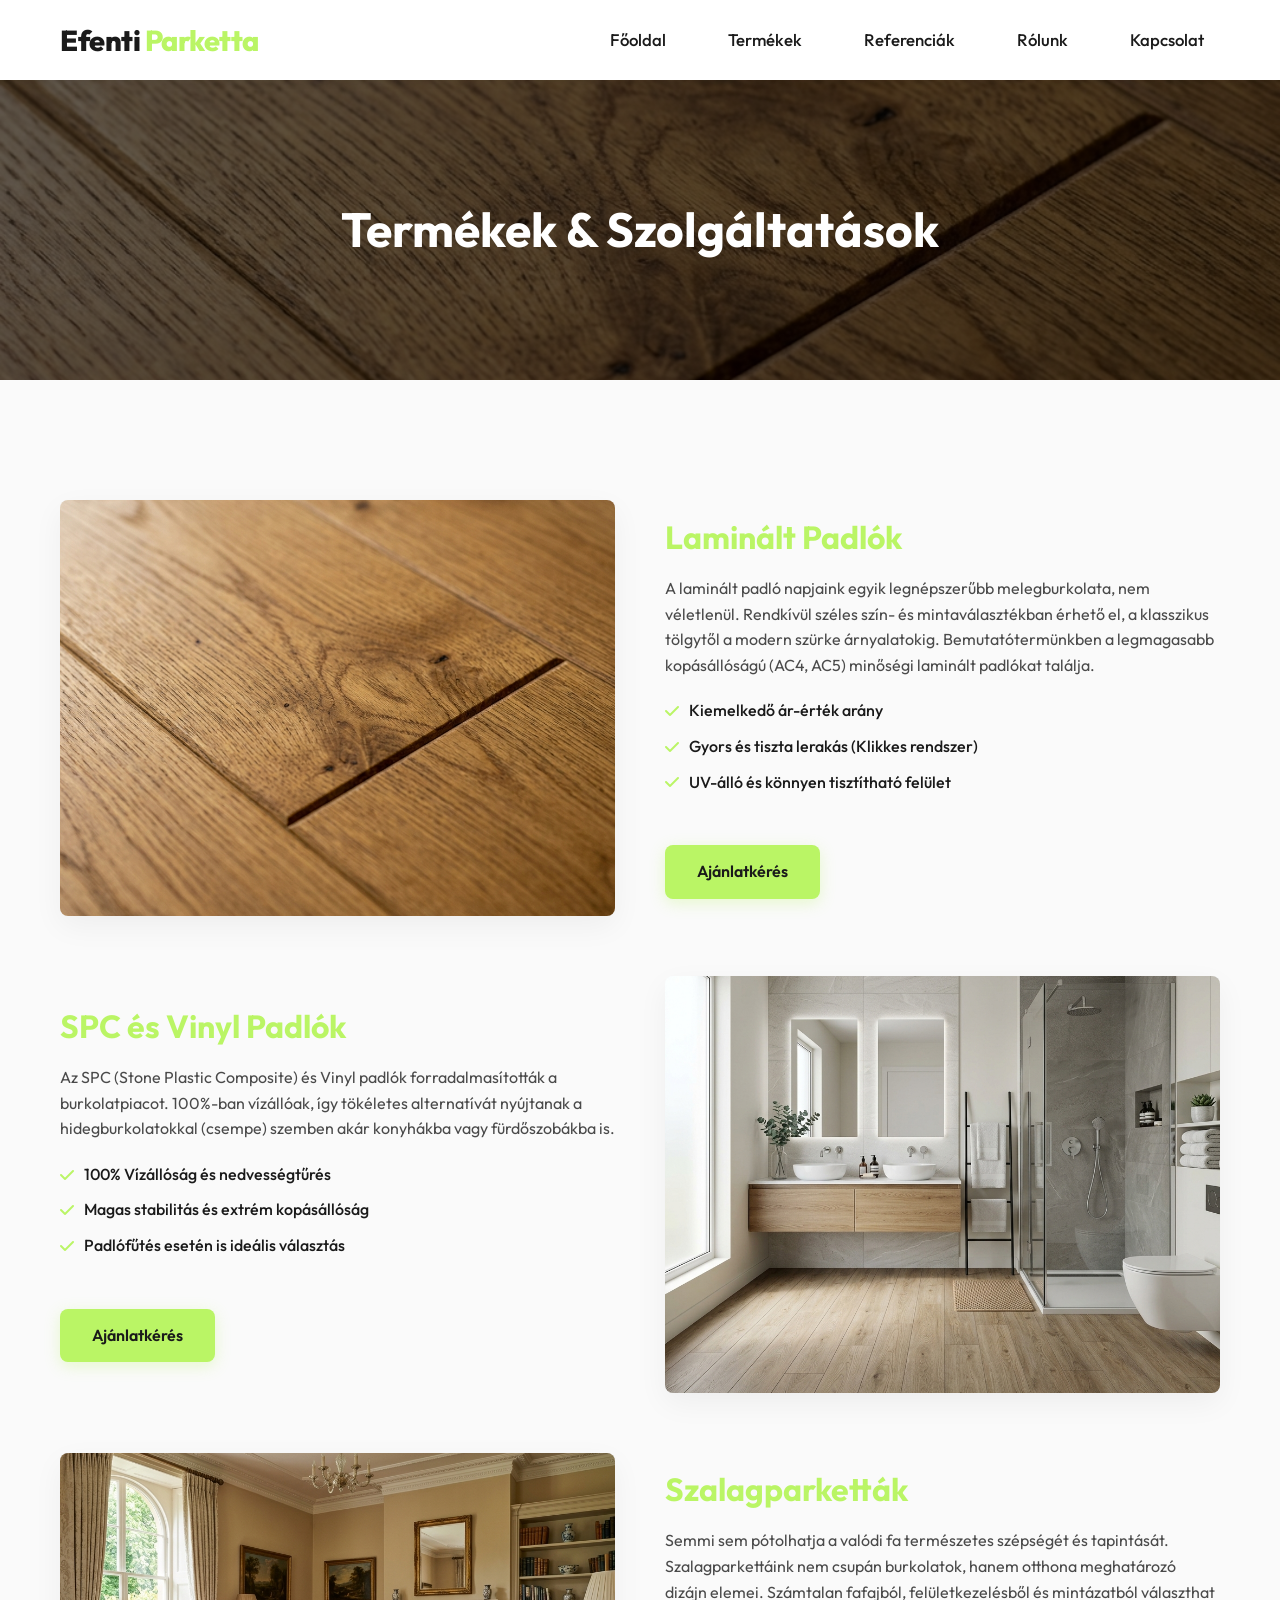
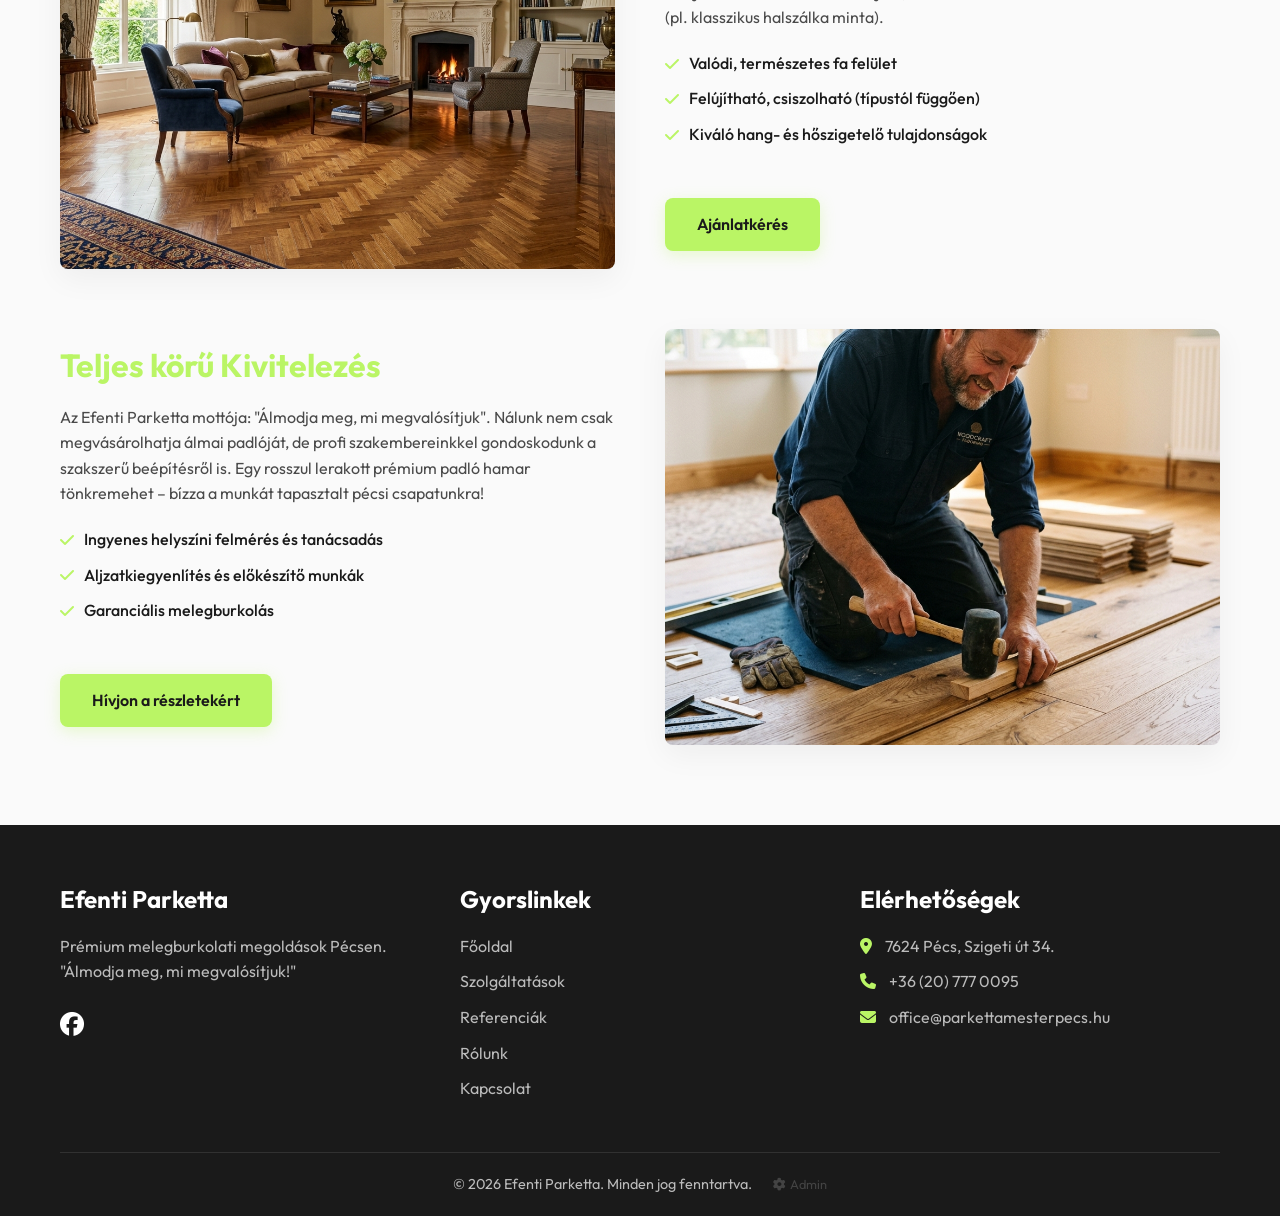
<file: services.html>
<!DOCTYPE html>
<html lang="hu">
<head>
    <meta charset="UTF-8">
    <meta name="viewport" content="width=device-width, initial-scale=1.0">
    <meta name="description" content="Efenti Parketta szolgáltatások. Laminált padló, SPC vinyl padló, szalagparketta értékesítés és professzionális melegburkolás, kivitelezés Pécsen.">
    <title>Szolgáltatásaink & Termékeink | Efenti Parketta Pécs</title>
    
    <!-- FontAwesome -->
    <link rel="stylesheet" href="https://cdnjs.cloudflare.com/ajax/libs/font-awesome/6.4.0/css/all.min.css">
    
    <!-- Custom CSS -->
    <link rel="stylesheet" href="css/styles.css">
</head>
<body>

    <!-- Header -->
    <header class="header">
        <div class="container">
            <a href="index.html" class="logo">Efenti <span>Parketta</span></a>
            
            <nav class="nav-links">
                <a href="index.html">Főoldal</a>
                <a href="termekek.html">Termékek</a>
                <a href="portfolio.html">Referenciák</a>
                <a href="about.html">Rólunk</a>
                <a href="contact.html">Kapcsolat</a>
            </nav>
            
            <button class="mobile-menu-btn" aria-label="Toggle Menu">
                <i class="fas fa-bars"></i>
            </button>
        </div>
    </header>

    <!-- Page Header -->
    <div class="page-header" style="background: linear-gradient(rgba(0,0,0,0.6), rgba(0,0,0,0.6)), url('images/laminate.png') center/cover;">
        <div class="container">
            <h1>Termékek & Szolgáltatások</h1>
        </div>
    </div>

    <!-- Services Details -->
    <section class="section">
        <div class="container">
            <div class="service-details">
                
                <!-- Service 1 -->
                <div class="service-row">
                    <div class="service-image">
                        <img src="images/laminate.png" alt="Prémium Laminált Padló">
                    </div>
                    <div class="service-info">
                        <h2>Laminált Padlók</h2>
                        <p>A laminált padló napjaink egyik legnépszerűbb melegburkolata, nem véletlenül. Rendkívül széles szín- és mintaválasztékban érhető el, a klasszikus tölgytől a modern szürke árnyalatokig. Bemutatótermünkben a legmagasabb kopásállóságú (AC4, AC5) minőségi laminált padlókat találja.</p>
                        <ul class="check-list" style="margin-top: 20px;">
                            <li><i class="fas fa-check"></i> Kiemelkedő ár-érték arány</li>
                            <li><i class="fas fa-check"></i> Gyors és tiszta lerakás (Klikkes rendszer)</li>
                            <li><i class="fas fa-check"></i> UV-álló és könnyen tisztítható felület</li>
                        </ul>
                        <a href="contact.html" class="btn btn-primary" style="margin-top: 20px;">Ajánlatkérés</a>
                    </div>
                </div>

                <!-- Service 2 -->
                <div class="service-row">
                    <div class="service-image">
                        <img src="images/spc_vinyl.png" alt="Vízálló SPC és Vinyl padló">
                    </div>
                    <div class="service-info">
                        <h2>SPC és Vinyl Padlók</h2>
                        <p>Az SPC (Stone Plastic Composite) és Vinyl padlók forradalmasították a burkolatpiacot. 100%-ban vízállóak, így tökéletes alternatívát nyújtanak a hidegburkolatokkal (csempe) szemben akár konyhákba vagy fürdőszobákba is.</p>
                        <ul class="check-list" style="margin-top: 20px;">
                            <li><i class="fas fa-check"></i> 100% Vízállóság és nedvességtűrés</li>
                            <li><i class="fas fa-check"></i> Magas stabilitás és extrém kopásállóság</li>
                            <li><i class="fas fa-check"></i> Padlófűtés esetén is ideális választás</li>
                        </ul>
                        <a href="contact.html" class="btn btn-primary" style="margin-top: 20px;">Ajánlatkérés</a>
                    </div>
                </div>

                <!-- Service 3 -->
                <div class="service-row">
                    <div class="service-image">
                        <img src="images/parquet.png" alt="Klasszikus Szalagparketta">
                    </div>
                    <div class="service-info">
                        <h2>Szalagparketták</h2>
                        <p>Semmi sem pótolhatja a valódi fa természetes szépségét és tapintását. Szalagparkettáink nem csupán burkolatok, hanem otthona meghatározó dizájn elemei. Számtalan fafajból, felületkezelésből és mintázatból választhat (pl. klasszikus halszálka minta).</p>
                        <ul class="check-list" style="margin-top: 20px;">
                            <li><i class="fas fa-check"></i> Valódi, természetes fa felület</li>
                            <li><i class="fas fa-check"></i> Felújítható, csiszolható (típustól függően)</li>
                            <li><i class="fas fa-check"></i> Kiváló hang- és hőszigetelő tulajdonságok</li>
                        </ul>
                        <a href="contact.html" class="btn btn-primary" style="margin-top: 20px;">Ajánlatkérés</a>
                    </div>
                </div>

                <!-- Service 4 -->
                <div class="service-row">
                    <div class="service-image">
                        <img src="images/about_img.png" alt="Padlóburkolás kivitelezés">
                    </div>
                    <div class="service-info">
                        <h2>Teljes körű Kivitelezés</h2>
                        <p>Az Efenti Parketta mottója: "Álmodja meg, mi megvalósítjuk". Nálunk nem csak megvásárolhatja álmai padlóját, de profi szakembereinkkel gondoskodunk a szakszerű beépítésről is. Egy rosszul lerakott prémium padló hamar tönkremehet – bízza a munkát tapasztalt pécsi csapatunkra!</p>
                        <ul class="check-list" style="margin-top: 20px;">
                            <li><i class="fas fa-check"></i> Ingyenes helyszíni felmérés és tanácsadás</li>
                            <li><i class="fas fa-check"></i> Aljzatkiegyenlítés és előkészítő munkák</li>
                            <li><i class="fas fa-check"></i> Garanciális melegburkolás</li>
                        </ul>
                        <a href="contact.html" class="btn btn-primary" style="margin-top: 20px;">Hívjon a részletekért</a>
                    </div>
                </div>

            </div>
        </div>
    </section>

    <!-- Footer -->
    <footer class="footer">
        <div class="container">
            <div class="footer-grid">
                <div class="footer-col">
                    <h3>Efenti Parketta</h3>
                    <p>Prémium melegburkolati megoldások Pécsen. "Álmodja meg, mi megvalósítjuk!"</p>
                    <div style="margin-top: 20px;">
                        <a href="https://www.facebook.com/profile.php?id=100078625040683" target="_blank" style="font-size: 1.5rem; color: #fff; margin-right: 15px;"><i class="fab fa-facebook"></i></a>
                    </div>
                </div>
                
                <div class="footer-col">
                    <h3>Gyorslinkek</h3>
                    <ul class="footer-links">
                        <li><a href="index.html">Főoldal</a></li>
                        <li><a href="services.html">Szolgáltatások</a></li>
                        <li><a href="portfolio.html">Referenciák</a></li>
                        <li><a href="about.html">Rólunk</a></li>
                        <li><a href="contact.html">Kapcsolat</a></li>
                    </ul>
                </div>
                
                <div class="footer-col">
                    <h3>Elérhetőségek</h3>
                    <ul class="footer-links">
                        <li><i class="fas fa-map-marker-alt" style="margin-right: 10px; color: var(--primary-color);"></i> 7624 Pécs, Szigeti út 34.</li>
                        <li><i class="fas fa-phone" style="margin-right: 10px; color: var(--primary-color);"></i> <a href="tel:+36207770095">+36 (20) 777 0095</a></li>
                        <li><i class="fas fa-envelope" style="margin-right: 10px; color: var(--primary-color);"></i> <a href="mailto:office@parkettamesterpecs.hu">office@parkettamesterpecs.hu</a></li>
                    </ul>
                </div>
            </div>
            
            <div class="footer-bottom">
                <p>&copy; 2026 Efenti Parketta. Minden jog fenntartva. <a href="admin.html" style="color:rgba(255,255,255,0.18);font-size:0.8rem;margin-left:18px;transition:color .2s" onmouseover="this.style.color='rgba(255,255,255,0.5)'" onmouseout="this.style.color='rgba(255,255,255,0.18)'"><i class="fas fa-cog" style="margin-right:4px"></i>Admin</a></p>
            </div>
        </div>
    </footer>

    <script src="js/main.js"></script>
</body>
</html>
</file>
<file: css/styles.css>
@import url('https://fonts.googleapis.com/css2?family=Outfit:wght@300;400;500;600;700;800&display=swap');

:root {
  --primary-color: #BAF565; /* Logo Green */
  --primary-hover: #A3DF4E; /* Darker Green */
  --secondary-color: #1A1A1A; /* Dark Text */
  --text-color: #4A4A4A; /* Soft Text */
  --bg-color: #FAFAFA;
  --white: #FFFFFF;
  --accent-color: #D4AF37; /* Premium Gold */
  
  --transition: all 0.3s ease-in-out;
  --box-shadow: 0 10px 30px rgba(0,0,0,0.05);
  --border-radius: 8px;
}

* {
  margin: 0;
  padding: 0;
  box-sizing: border-box;
}

body {
  font-family: 'Outfit', sans-serif;
  color: var(--text-color);
  background-color: var(--bg-color);
  line-height: 1.6;
  overflow-x: hidden;
}

h1, h2, h3, h4, h5, h6 {
  color: var(--secondary-color);
  font-weight: 700;
  line-height: 1.2;
}

a {
  text-decoration: none;
  color: inherit;
  transition: var(--transition);
}

ul {
  list-style: none;
}

img {
  max-width: 100%;
  height: auto;
  display: block;
}

/* Utilities */
.container {
  width: 100%;
  max-width: 1200px;
  margin: 0 auto;
  padding: 0 20px;
}

.section {
  padding: 80px 0;
}

.section-title {
  text-align: center;
  font-size: 2.5rem;
  margin-bottom: 50px;
  position: relative;
  display: inline-block;
  left: 50%;
  transform: translateX(-50%);
}

.section-title::after {
  content: '';
  position: absolute;
  bottom: -10px;
  left: 50%;
  transform: translateX(-50%);
  width: 60px;
  height: 4px;
  background-color: var(--primary-color);
  border-radius: 2px;
}

/* Buttons */
.btn {
  display: inline-flex;
  align-items: center;
  justify-content: center;
  padding: 14px 32px;
  font-size: 1rem;
  font-weight: 600;
  border-radius: var(--border-radius);
  cursor: pointer;
  transition: var(--transition);
  border: none;
  gap: 8px;
}

.btn-primary {
  background-color: var(--primary-color);
  color: var(--secondary-color);
  box-shadow: 0 4px 15px rgba(186, 245, 101, 0.3);
}

.btn-primary:hover {
  background-color: var(--primary-hover);
  transform: translateY(-2px);
  box-shadow: 0 6px 20px rgba(186, 245, 101, 0.4);
}

.btn-outline {
  background-color: transparent;
  color: var(--primary-color);
  border: 2px solid var(--primary-color);
}

.btn-outline:hover {
  background-color: var(--primary-color);
  color: var(--white);
}

/* Header */
.header {
  position: fixed;
  top: 0;
  left: 0;
  width: 100%;
  background-color: rgba(255, 255, 255, 0.95);
  backdrop-filter: blur(10px);
  z-index: 1000;
  box-shadow: 0 2px 10px rgba(0,0,0,0.05);
  transition: var(--transition);
}

.header .container {
  display: flex;
  justify-content: space-between;
  align-items: center;
  height: 80px;
}

.logo {
  font-size: 1.8rem;
  font-weight: 800;
  color: var(--secondary-color);
  letter-spacing: -0.5px;
}

.logo span {
  color: var(--primary-color);
}

.nav-links {
  display: flex;
  gap: 30px;
}

.nav-links a {
  font-weight: 500;
  font-size: 1.05rem;
  color: var(--secondary-color);
  position: relative;
  padding: 6px 16px;
  border-radius: 20px;
  transition: var(--transition);
  z-index: 1;
}

.nav-links a::before {
  content: '';
  position: absolute;
  top: 0;
  left: 0;
  width: 100%;
  height: 100%;
  background-color: var(--primary-color);
  border-radius: 20px;
  z-index: -1;
  transform: scale(0.8);
  opacity: 0;
  transition: var(--transition);
}

.nav-links a:hover::before,
.nav-links a.active::before {
  transform: scale(1);
  opacity: 1;
}

.nav-links a.active {
  color: var(--secondary-color);
}

.mobile-menu-btn {
  display: none;
  font-size: 1.5rem;
  color: var(--secondary-color);
  cursor: pointer;
  background: none;
  border: none;
}

/* Hero Section */
.hero {
  height: 100vh;
  min-height: 600px;
  display: flex;
  align-items: center;
  position: relative;
  margin-top: 0;
  background: linear-gradient(rgba(0,0,0,0.6), rgba(0,0,0,0.6)), url('../images/hero_bg.png') center/cover no-repeat;
  color: var(--white);
}

.hero-content {
  max-width: 800px;
  text-align: center;
  margin: 0 auto;
}

.hero h1 {
  font-size: 4rem;
  color: var(--white);
  margin-bottom: 20px;
  letter-spacing: -1px;
}

.hero p {
  font-size: 1.2rem;
  margin-bottom: 40px;
  color: #E0E0E0;
}

.hero-btns {
  display: flex;
  gap: 20px;
  justify-content: center;
}

/* Features/Services Preview */
.features-grid {
  display: grid;
  grid-template-columns: repeat(3, 1fr);
  gap: 30px;
  margin-top: 40px;
}

.feature-card {
  background: var(--white);
  border-radius: var(--border-radius);
  padding: 40px 30px;
  text-align: center;
  box-shadow: var(--box-shadow);
  transition: var(--transition);
  border-bottom: 4px solid transparent;
}

.feature-card:hover {
  transform: translateY(-10px);
  border-bottom-color: var(--primary-color);
}

.feature-icon {
  font-size: 3rem;
  color: var(--primary-color);
  margin-bottom: 20px;
}

.feature-card h3 {
  font-size: 1.5rem;
  margin-bottom: 15px;
}

/* About Preview */
.about-preview {
  display: flex;
  align-items: center;
  gap: 60px;
  background-color: var(--white);
}

.about-img {
  flex: 1;
  border-radius: var(--border-radius);
  overflow: hidden;
  box-shadow: var(--box-shadow);
}

.about-img img {
  width: 100%;
  height: 100%;
  object-fit: cover;
  transition: transform 0.5s ease;
}

.about-img:hover img {
  transform: scale(1.05);
}

.about-text {
  flex: 1;
}

.about-text h2 {
  font-size: 2.5rem;
  margin-bottom: 20px;
}

.about-text p {
  margin-bottom: 20px;
  font-size: 1.1rem;
}

.check-list {
  margin-bottom: 30px;
}

.check-list li {
  margin-bottom: 10px;
  display: flex;
  align-items: center;
  gap: 10px;
  font-weight: 500;
  color: var(--secondary-color);
}

.check-list i {
  color: var(--primary-color);
}

/* Service Detail Cards (for services.html) */
.service-details {
  display: flex;
  flex-direction: column;
  gap: 60px;
  margin-top: 40px;
}

.service-row {
  display: flex;
  align-items: center;
  gap: 50px;
}

.service-row:nth-child(even) {
  flex-direction: row-reverse;
}

.service-image {
  flex: 1;
  border-radius: var(--border-radius);
  overflow: hidden;
  box-shadow: var(--box-shadow);
}

.service-image img {
  width: 100%;
  aspect-ratio: 4/3;
  object-fit: cover;
}

.service-info {
  flex: 1;
}

.service-info h2 {
  font-size: 2rem;
  margin-bottom: 20px;
  color: var(--primary-color);
}

/* Portfolio Grid */
.portfolio-grid {
  display: grid;
  grid-template-columns: repeat(auto-fill, minmax(350px, 1fr));
  gap: 30px;
}

.portfolio-item {
  border-radius: var(--border-radius);
  overflow: hidden;
  position: relative;
  box-shadow: var(--box-shadow);
  aspect-ratio: 4/3;
}

.portfolio-item img {
  width: 100%;
  height: 100%;
  object-fit: cover;
  transition: transform 0.5s ease;
}

.portfolio-overlay {
  position: absolute;
  top: 0;
  left: 0;
  width: 100%;
  height: 100%;
  background: rgba(26, 26, 26, 0.85);
  display: flex;
  flex-direction: column;
  justify-content: center;
  align-items: center;
  opacity: 0;
  transition: var(--transition);
  color: var(--white);
}

.portfolio-item:hover .portfolio-overlay {
  opacity: 1;
}

.portfolio-item:hover img {
  transform: scale(1.1);
}

.portfolio-overlay h3 {
  color: var(--white);
  font-size: 1.5rem;
  transform: translateY(20px);
  transition: var(--transition);
}

.portfolio-item:hover .portfolio-overlay h3 {
  transform: translateY(0);
}

/* Contact Section */
.contact-wrapper {
  display: flex;
  gap: 50px;
  background: var(--white);
  border-radius: var(--border-radius);
  box-shadow: var(--box-shadow);
  overflow: hidden;
}

.contact-info-box {
  flex: 1;
  background: var(--primary-color);
  color: var(--white);
  padding: 50px;
}

.contact-info-box h2 {
  color: var(--white);
  margin-bottom: 30px;
}

.info-item {
  display: flex;
  align-items: flex-start;
  gap: 15px;
  margin-bottom: 25px;
}

.info-item i {
  font-size: 1.5rem;
  margin-top: 5px;
}

.info-item h4 {
  color: var(--white);
  margin-bottom: 5px;
}

.contact-form-box {
  flex: 1.5;
  padding: 50px;
}

.form-group {
  margin-bottom: 20px;
}

.form-group label {
  display: block;
  margin-bottom: 8px;
  font-weight: 500;
  color: var(--secondary-color);
}

.form-control {
  width: 100%;
  padding: 12px 15px;
  border: 1px solid #ddd;
  border-radius: 6px;
  font-family: inherit;
  font-size: 1rem;
  transition: var(--transition);
}

.form-control:focus {
  outline: none;
  border-color: var(--primary-color);
  box-shadow: 0 0 0 3px rgba(186, 245, 101, 0.3);
}

textarea.form-control {
  resize: vertical;
  min-height: 120px;
}

/* Map */
.map-container {
  height: 400px;
  width: 100%;
  margin-top: 50px;
}

.map-container iframe {
  width: 100%;
  height: 100%;
  border: 0;
  border-radius: var(--border-radius);
}

/* Footer */
.footer {
  background-color: var(--secondary-color);
  color: #bbb;
  padding: 60px 0 20px;
}

.footer-grid {
  display: grid;
  grid-template-columns: repeat(3, 1fr);
  gap: 40px;
  margin-bottom: 40px;
}

.footer-col h3 {
  color: var(--white);
  margin-bottom: 20px;
  font-size: 1.5rem;
}

.footer-col p {
  margin-bottom: 15px;
}

.footer-links li {
  margin-bottom: 10px;
}

.footer-links a:hover {
  color: var(--primary-color);
  padding-left: 5px;
}

.footer-bottom {
  text-align: center;
  padding-top: 20px;
  border-top: 1px solid rgba(255,255,255,0.1);
  font-size: 0.9rem;
}

/* Page Header (for inner pages) */
.page-header {
  height: 300px;
  background: linear-gradient(rgba(0,0,0,0.7), rgba(0,0,0,0.7)), url('../images/laminate.png') center/cover no-repeat;
  display: flex;
  align-items: center;
  justify-content: center;
  text-align: center;
  margin-top: 80px;
}

.page-header h1 {
  color: var(--white);
  font-size: 3rem;
}

/* Responsive Design */
@media (max-width: 992px) {
  .features-grid, .footer-grid {
    grid-template-columns: repeat(2, 1fr);
  }
  
  .about-preview, .contact-wrapper {
    flex-direction: column;
  }
  
  .service-row, .service-row:nth-child(even) {
    flex-direction: column;
  }
}

@media (max-width: 768px) {
  .nav-links {
    position: fixed;
    top: 80px;
    left: -100%;
    width: 100%;
    height: calc(100vh - 80px);
    background: var(--white);
    flex-direction: column;
    align-items: center;
    justify-content: center;
    transition: var(--transition);
  }
  
  .nav-links.active {
    left: 0;
  }
  
  .mobile-menu-btn {
    display: block;
  }
  
  .hero h1 {
    font-size: 2.5rem;
  }
  
  .features-grid, .footer-grid {
    grid-template-columns: 1fr;
  }
  
  .hero-btns {
    flex-direction: column;
  }
}
</file>
